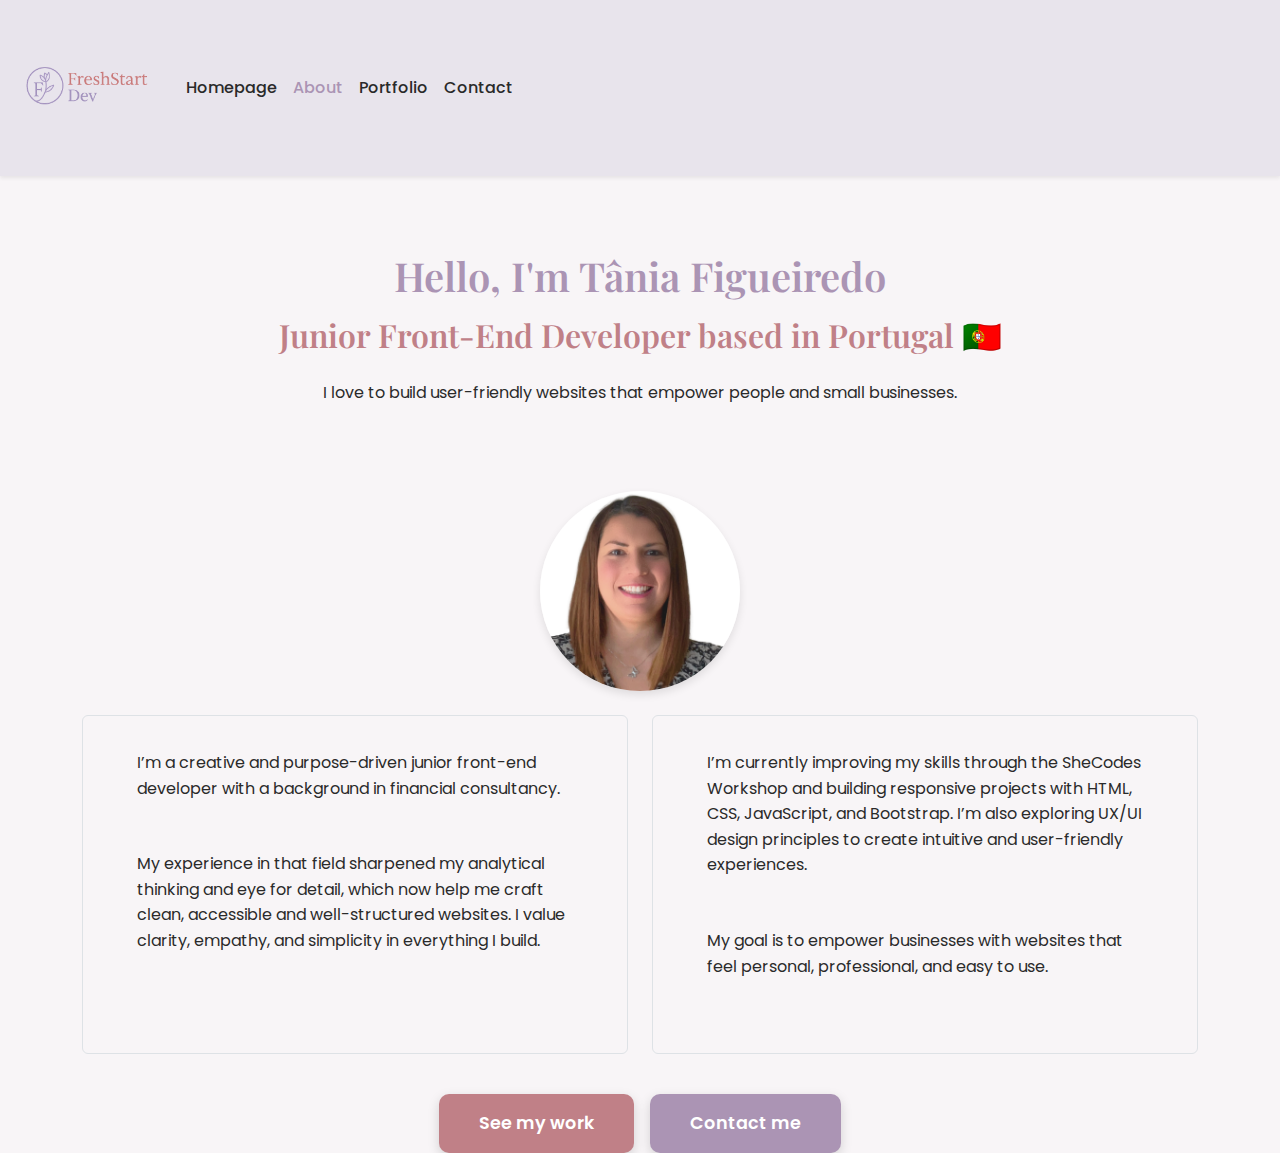
<file: about.html>
<!DOCTYPE html>
<html lang="en">
  <head>
    <meta charset="UTF-8" />
    <meta name="viewport" content="width=device-width, initial-scale=1.0" />
    <title>About</title>

    <link
      href="https://cdn.jsdelivr.net/npm/bootstrap@5.3.6/dist/css/bootstrap.min.css"
      rel="stylesheet"
      crossorigin="anonymous"
    />
    <link rel="preconnect" href="https://fonts.googleapis.com" />
    <link rel="preconnect" href="https://fonts.gstatic.com" crossorigin />
    <link
      href="https://fonts.googleapis.com/css2?family=Playfair+Display:wght@500;700&family=Poppins:wght@300;400;600&display=swap"
      rel="stylesheet"
    />
    <link rel="icon" type="image/png" href="images/favicon.png" />
    <meta
      name="description"
      content="About Tânia Figueiredo, a Front-End Developer based in Portugal. Projects built with HTML, CSS, JavaScript, and Bootstrap."
    />
    <meta name="author" content="Tânia Figueiredo" />
    <link href="CSS/app.css" rel="stylesheet" />
  </head>
  <body>
    <nav class="navbar navbar-expand-md shadow-sm">
      <div class="container-fluid">
        <a class="navbar-brand" href="/index.html">
          <img src="images/logo.png" alt="FreshStart Dev logo" width="150" />
        </a>
        <button
          class="navbar-toggler"
          type="button"
          data-bs-toggle="collapse"
          data-bs-target="#navbarNavLight"
          aria-controls="navbarNavLight"
          aria-expanded="false"
          aria-label="Toggle navigation"
        >
          <span class="navbar-toggler-icon"></span>
        </button>
        <div class="collapse navbar-collapse" id="navbarNavLight">
          <ul class="navbar-nav">
            <li class="nav-item">
              <a class="nav-link" href="/index.html">Homepage</a>
            </li>
            <li class="nav-item">
              <a class="nav-link active" aria-current="page" href="/about.html"
                >About</a
              >
            </li>
            <li class="nav-item">
              <a class="nav-link" href="/portfolio.html">Portfolio</a>
            </li>
            <li class="nav-item">
              <a class="nav-link" href="/contact.html">Contact</a>
            </li>
          </ul>
        </div>
      </div>
    </nav>

    <header class="py-3 mb-2 d-flex flex-column align-items-center">
      <h1>Hello, I'm Tânia Figueiredo</h1>
      <h2>Junior Front-End Developer based in Portugal 🇵🇹</h2>
      <p>
        I love to build user-friendly websites that empower people and small
        businesses.
      </p>
      <img
        class="photo"
        src="images/photo.jpg"
        alt="Tânia's photo"
        width="200"
      />
    </header>

    <main class="container">
      <section class="row about-paragraphs mb-4">
        <div class="col-12 col-md-6 mb-3">
          <div class="about-box p-4 border rounded h-100">
            <p>
              I’m a creative and purpose-driven junior front-end developer with
              a background in financial consultancy.
            </p>
            <p>
              My experience in that field sharpened my analytical thinking and
              eye for detail, which now help me craft clean, accessible and
              well-structured websites. I value clarity, empathy, and simplicity
              in everything I build.
            </p>
          </div>
        </div>
        <div class="col-12 col-md-6 mb-3">
          <div class="about-box p-4 border rounded h-100">
            <p>
              I’m currently improving my skills through the SheCodes Workshop
              and building responsive projects with HTML, CSS, JavaScript, and
              Bootstrap. I’m also exploring UX/UI design principles to create
              intuitive and user-friendly experiences.
            </p>
            <p>
              My goal is to empower businesses with websites that feel personal,
              professional, and easy to use.
            </p>
          </div>
        </div>
      </section>
    </main>

    <div class="d-flex justify-content-center gap-3 mt-4">
      <a href="/portfolio.html" class="btn btn-secondary">See my work</a>
      <a href="/contact.html" class="btn btn-primary">Contact me</a>
    </div>

    <script
      src="https://cdn.jsdelivr.net/npm/bootstrap@5.3.6/dist/js/bootstrap.bundle.min.js"
      crossorigin="anonymous"
    ></script>
  </body>
</html>
</file>
<file: CSS/app.css>
/* ============================================================
   1. ROOT VARIABLES
============================================================ */
:root {
  --body-font: "Poppins", sans-serif;
  --heading-font: "Playfair Display", serif;

  --primary: #ab94b4;
  --secondary: #c08087;
  --text: #2a2a2a;
  --background: #f8f5f7;
  --navbar-bg: #e8e4ec;
  --shadow: 0 4px 12px rgba(0, 0, 0, 0.15);
}

/* ============================================================
   2. BASE STYLES
============================================================ */
body {
  font-family: var(--body-font);
  background: var(--background);
  color: var(--text);
  margin: 0;
  padding: 0;
}

img {
  max-width: 100%;
  height: auto;
  display: block;
}

main.container {
  padding-top: 0;
  margin-top: 0;
}

footer {
  margin-top: auto;
}

footer small {
  font-size: 0.9rem;
  color: #777;
}

footer a {
  color: var(--secondary);
  text-decoration: underline;
  transition: color 0.3s ease-in-out;
}

footer a:hover {
  color: var(--primary);
}

/* ============================================================
   3. TYPOGRAPHY
============================================================ */
h1,
h2,
h3 {
  font-family: var(--heading-font);
  text-align: center;
  transition: all 0.3s ease-in-out;
  margin-bottom: 1rem;
}

h1 {
  color: var(--primary);
  margin-top: 60px;
  padding: 0 20px;
  font-weight: 600;
}

h2 {
  color: var(--secondary);
  padding: 0 20px;
  font-weight: 600;
}

h3 {
  color: var(--primary);
}

p {
  margin: 10px 0 50px;
  padding: 0 30px;
  line-height: 1.6;
}

/* ============================================================
   4. NAVBAR
============================================================ */
.navbar {
  background-color: var(--navbar-bg);
  font-family: var(--body-font);
  padding: 0.5rem 0;
  box-shadow: var(--shadow);
}

.navbar-toggler {
  border: none;
  box-shadow: none;
}

.navbar-nav .nav-link {
  color: var(--text) !important;
  font-weight: 500;
  padding: 0.5rem 1rem;
  transition: color 0.3s ease-in-out;
}

.navbar-nav .nav-link:hover,
.navbar-nav .nav-link.active {
  color: var(--primary) !important;
}

/* ============================================================
   5. BUTTONS
============================================================ */
.btn {
  font-size: 1.1rem;
  font-weight: 600;
  padding: 1rem 2.5rem;
  border-radius: 10px;
  box-shadow: var(--shadow);
  transition: all 0.3s ease-in-out;
  text-align: center;
  border: none;
  cursor: pointer;
  display: inline-block;
  text-decoration: none;
}

.btn-primary {
  background-color: var(--primary);
  color: white;
}

.btn-primary:hover {
  background-color: var(--secondary);
}

.btn-secondary {
  background-color: var(--secondary);
  color: white;
}

.btn-secondary:hover {
  background-color: var(--primary);
}

/* ============================================================
   6. SECTIONS & COMPONENTS
============================================================ */

/* ABOUT */
.photo {
  border-radius: 50%;
  box-shadow: 0 4px 8px rgba(0, 0, 0, 0.1);
  max-width: 200px;
  height: auto;
  margin: 35px auto 0;
  display: block;
}

/* PROJECT CARDS */
.project-box {
  background-color: white;
  box-shadow: 0 4px 12px rgba(0, 0, 0, 0.1);
  border-radius: 0.75rem;
  padding: 1.5rem 2rem;
  transition: box-shadow 0.3s ease, transform 0.3s ease;
  color: var(--text);
  font-family: var(--body-font);
  max-width: 500px;
  margin: 0 auto;
  min-height: 320px;
}

.project-box:hover {
  box-shadow: 0 8px 24px rgba(0, 0, 0, 0.15);
  transform: translateY(-5px);
}

.project-box p {
  font-size: 1rem;
  line-height: 1.6;
  text-align: left;
  margin: 0 0 1rem 0;
  padding: 0;
  max-width: 100%;
  word-wrap: break-word;
}

.project-box strong {
  font-weight: 900;
  font-family: var(--heading-font);
  color: var(--primary);
}

.project-box a {
  color: var(--primary);
  text-decoration: none;
  font-weight: 600;
  transition: color 0.3s ease;
}

.project-box a:hover {
  text-decoration: underline;
  color: var(--secondary);
}

/* Scroll-to-top button */
#scrollTop {
  position: fixed;
  bottom: 25px;
  right: 25px;
  background-color: var(--secondary);
  color: #fff;
  border: none;
  border-radius: 50%;
  padding: 10px 14px;
  cursor: pointer;
  display: none;
  box-shadow: 0 3px 8px rgba(0, 0, 0, 0.25);
  z-index: 999;
}

#scrollTop.show {
  display: block;
  animation: fadeIn 0.3s ease-in;
}

/* ============================================================
   7. ANIMATIONS
============================================================ */

/* Fade-in animation */
.fade-in {
  opacity: 0;
  transform: translateY(30px);
  transition: opacity 0.8s ease, transform 0.8s ease;
}

.fade-in.visible {
  opacity: 1;
  transform: translateY(0);
}

@keyframes fadeIn {
  from {
    opacity: 0;
    transform: scale(0.9);
  }
  to {
    opacity: 1;
    transform: scale(1);
  }
}

/* ============================================================
   8. CONTACT FORM
============================================================ */
form[name="contact"] label {
  font-weight: 500;
  color: var(--text);
}

form[name="contact"] .form-control {
  border: 2px solid #eee;
  border-radius: 10px;
  padding: 10px 14px;
  transition: all 0.3s ease;
  background-color: #fff;
  font-size: 1rem;
}

form[name="contact"] .form-control:focus {
  border-color: var(--secondary);
  box-shadow: 0 0 0 0.2rem rgba(192, 128, 135, 0.25);
  outline: none;
}

form[name="contact"] button[type="submit"] {
  background-color: var(--secondary);
  border: none;
  border-radius: 10px;
  font-weight: 600;
  letter-spacing: 0.5px;
  transition: all 0.3s ease;
}

form[name="contact"] button[type="submit"]:hover {
  background-color: var(--primary);
  transform: translateY(-2px);
  box-shadow: 0 4px 8px rgba(0, 0, 0, 0.15);
}

/* Success message */
.form-success {
  text-align: center;
  background-color: var(--background);
  border: 2px solid var(--secondary);
  border-radius: 12px;
  padding: 40px 20px;
  max-width: 500px;
  margin: 0 auto;
  color: var(--text);
  font-family: var(--body-font);
}

.form-success i {
  font-size: 3rem;
  color: var(--secondary);
  display: block;
  margin-bottom: 10px;
}

/* ============================================================
   9. LANDING PAGE
============================================================ */
.landing-body {
  background-color: var(--background);
  color: var(--text);
  font-family: var(--body-font);
}

.landing-logo {
  width: 200px;
  opacity: 0;
  transform: translateY(20px);
  animation: fadeInUp 1s ease forwards;
}

.landing-tagline {
  font-size: 1.2rem;
  font-family: var(--heading-font);
  color: var(--secondary);
  max-width: 500px;
  opacity: 0;
  animation: fadeIn 1.2s ease forwards 0.6s;
}

.landing-btn {
  background-color: var(--secondary);
  border: none;
  border-radius: 8px;
  padding: 10px 28px;
  font-weight: 600;
  transition: all 0.3s ease;
  opacity: 0;
  animation: fadeIn 1s ease forwards 1.2s;
}

.landing-btn:hover {
  background-color: var(--primary);
  transform: translateY(-2px);
  box-shadow: 0 4px 8px rgba(0, 0, 0, 0.1);
}

@keyframes fadeInUp {
  to {
    opacity: 1;
    transform: translateY(0);
  }
}

/* ============================================================
   10. PORTFOLIO
============================================================ */
.project-box img {
  transition: transform 0.3s ease, box-shadow 0.3s ease;
}

.project-box img:hover {
  transform: scale(1.02);
  box-shadow: 0 6px 16px rgba(0, 0, 0, 0.15);
}

/* Toggle More Projects Button */
#toggle-more {
  background: none;
  border: none;
  color: var(--secondary);
  font-weight: 600;
  font-size: 1rem;
  text-decoration: underline;
  cursor: pointer;
  transition: color 0.3s ease;
  padding: 0.3rem 0.8rem;
  box-shadow: none;
}

#toggle-more:hover {
  color: var(--primary);
  text-decoration: none;
  transform: none;
}

#toggle-more:focus {
  outline: none;
  box-shadow: none;
}

/* ============================================================
   11. RESPONSIVE ADJUSTMENTS
============================================================ */
@media (max-width: 768px) {
  .project-box {
    max-width: 90%;
  }
}

@media (max-width: 576px) {
  h1 {
    font-size: 1.8rem;
  }

  h2 {
    font-size: 1.4rem;
  }

  p {
    padding: 0 20px 30px;
  }

  .btn {
    font-size: 1rem;
    padding: 0.9rem 2rem;
  }

  .landing-btn {
    font-size: 1.2rem;
    padding: 1rem 2.2rem;
  }
}
</file>
